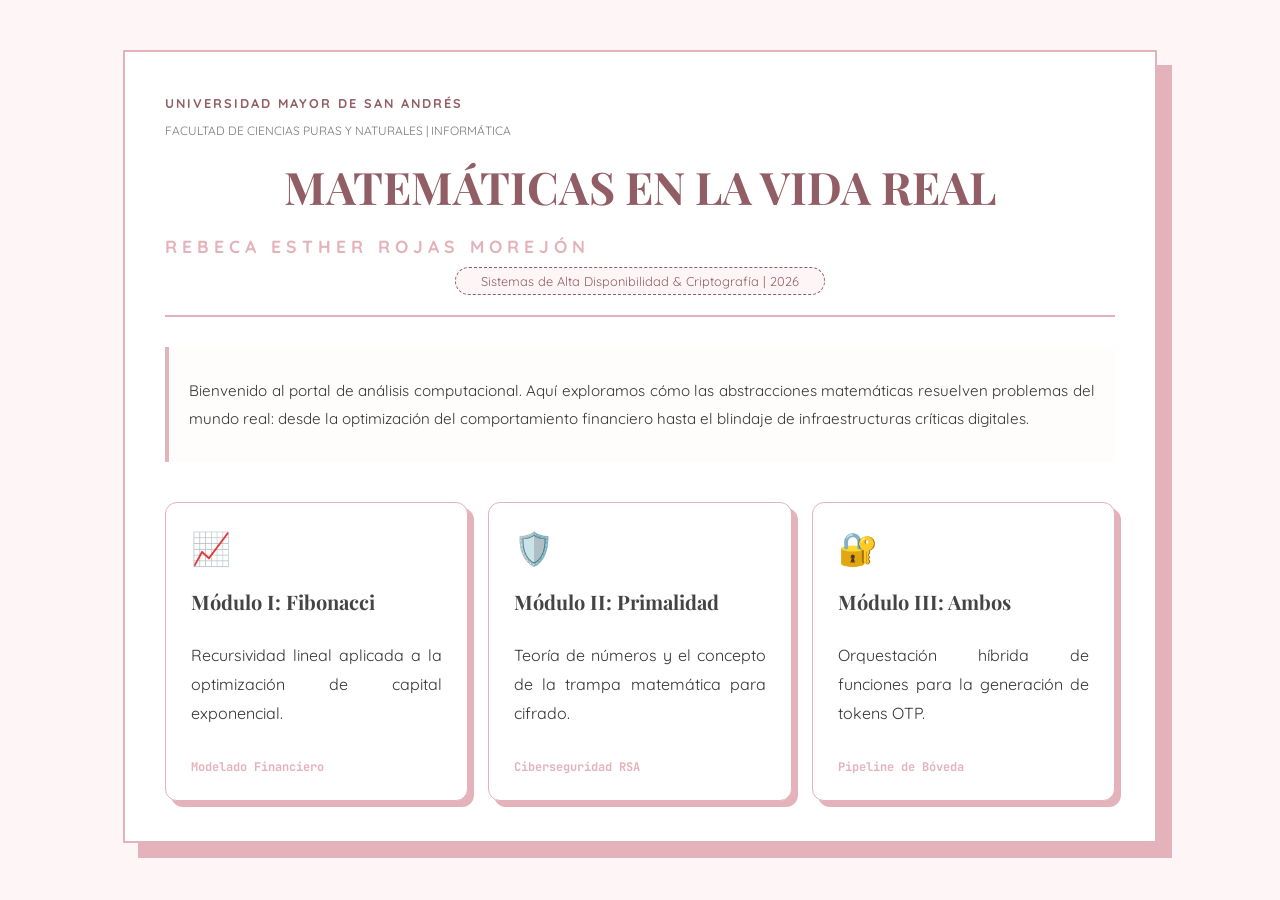
<file: index.html>
<!DOCTYPE html>
<html lang="es">
<head>
    <meta charset="UTF-8">
    <title>MATEMÁTICAS EN LA VIDA REAL</title>
    <link href="https://fonts.googleapis.com/css2?family=Playfair+Display:wght@700&family=Quicksand:wght@400;600&family=JetBrains+Mono:wght@400;700&display=swap" rel="stylesheet">
    <link rel="stylesheet" href="css/styles.css">
</head>
<body class="home-bg">
    <!-- MARCA DE AGUA EXCLUSIVA -->
    <div class="watermark">REBECA ROJAS</div>

    <div class="home-container">
        <header class="academic-header">
            <p class="univ">UNIVERSIDAD MAYOR DE SAN ANDRÉS</p>
            <p class="fac">FACULTAD DE CIENCIAS PURAS Y NATURALES | INFORMÁTICA</p>
            <h1>MATEMÁTICAS EN LA VIDA REAL</h1>
            <p class="author">REBECA ESTHER ROJAS MOREJÓN</p>
            <div class="badge-tech">Sistemas de Alta Disponibilidad & Criptografía | 2026</div>
        </header>

        <div class="intro-text-box">
            <p>Bienvenido al portal de análisis computacional. Aquí exploramos cómo las abstracciones matemáticas resuelven problemas del mundo real: desde la optimización del comportamiento financiero hasta el blindaje de infraestructuras críticas digitales.</p>
        </div>

        <nav class="main-menu">
            <a href="fibonacci.html" class="menu-card">
                <span class="card-icon">📈</span>
                <h2>Módulo I: Fibonacci</h2>
                <p>Recursividad lineal aplicada a la optimización de capital exponencial.</p>
                <div class="card-footer-tag">Modelado Financiero</div>
            </a>
            <a href="num-primos.html" class="menu-card">
                <span class="card-icon">🛡️</span>
                <h2>Módulo II: Primalidad</h2>
                <p>Teoría de números y el concepto de la trampa matemática para cifrado.</p>
                <div class="card-footer-tag">Ciberseguridad RSA</div>
            </a>
            <a href="ambos.html" class="menu-card">
                <span class="card-icon">🔐</span>
                <h2>Módulo III: Ambos</h2>
                <p>Orquestación híbrida de funciones para la generación de tokens OTP.</p>
                <div class="card-footer-tag">Pipeline de Bóveda</div>
            </a>
        </nav>
    </div>
</body>
</html>
</file>
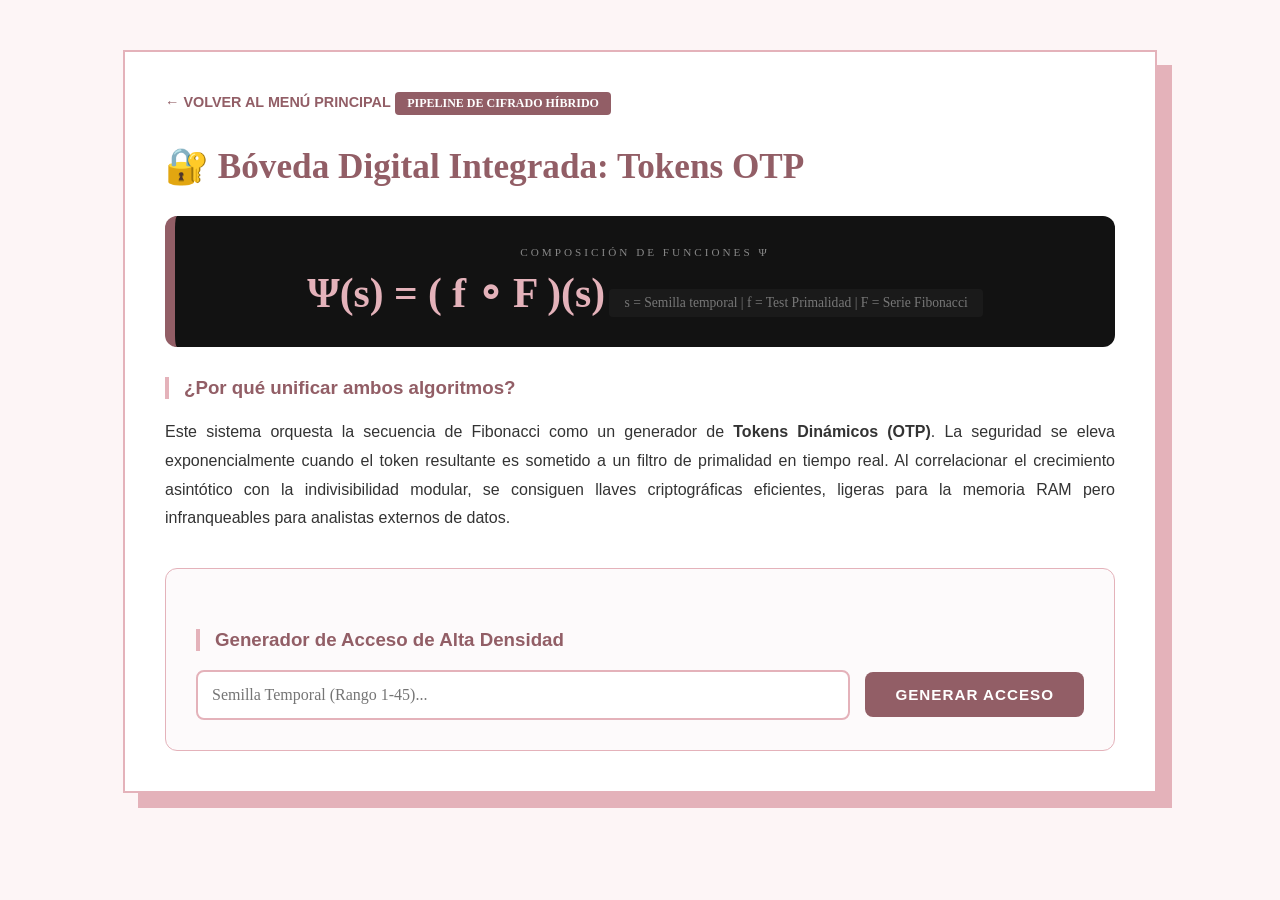
<file: ambos.html>
<!DOCTYPE html>
<html lang="es">
<head>
    <meta charset="UTF-8">
    <title>Módulo III: Ambos | Rebeca Rojas</title>
    <link rel="stylesheet" href="css/styles.css">
</head>
<body>
    <div class="watermark">REBECA ROJAS</div>
    <div class="content-wrapper">
        <a href="index.html" class="back-link">← VOLVER AL MENÚ PRINCIPAL</a>
        <span class="topic-label">PIPELINE DE CIFRADO HÍBRIDO</span>
        <h2>🔐 Bóveda Digital Integrada: Tokens OTP</h2>

        <div class="math-container">
            <div class="math-label">COMPOSICIÓN DE FUNCIONES Ψ</div>
            <span class="f-main">Ψ(s) = ( f ∘ F )(s)</span>
            <div class="math-sub-text">s = Semilla temporal | f = Test Primalidad | F = Serie Fibonacci</div>
        </div>

        <div class="theory-main">
            <h3>¿Por qué unificar ambos algoritmos?</h3>
            <p>Este sistema orquesta la secuencia de Fibonacci como un generador de <strong>Tokens Dinámicos (OTP)</strong>. La seguridad se eleva exponencialmente cuando el token resultante es sometido a un filtro de primalidad en tiempo real. Al correlacionar el crecimiento asintótico con la indivisibilidad modular, se consiguen llaves criptográficas eficientes, ligeras para la memoria RAM pero infranqueables para analistas externos de datos.</p>
        </div>

        <div class="exercise-panel">
            <h3>Generador de Acceso de Alta Densidad</h3>
            <div class="input-group">
                <input type="number" id="vaultInput" placeholder="Semilla Temporal (Rango 1-45)...">
                <button class="exec-btn" onclick="runVault()">GENERAR ACCESO</button>
            </div>
            <div id="vaultRes" class="analysis-box" style="display:none;"></div>
        </div>
    </div>
    <script src="js/script.js"></script>
</body>
</html>
</file>
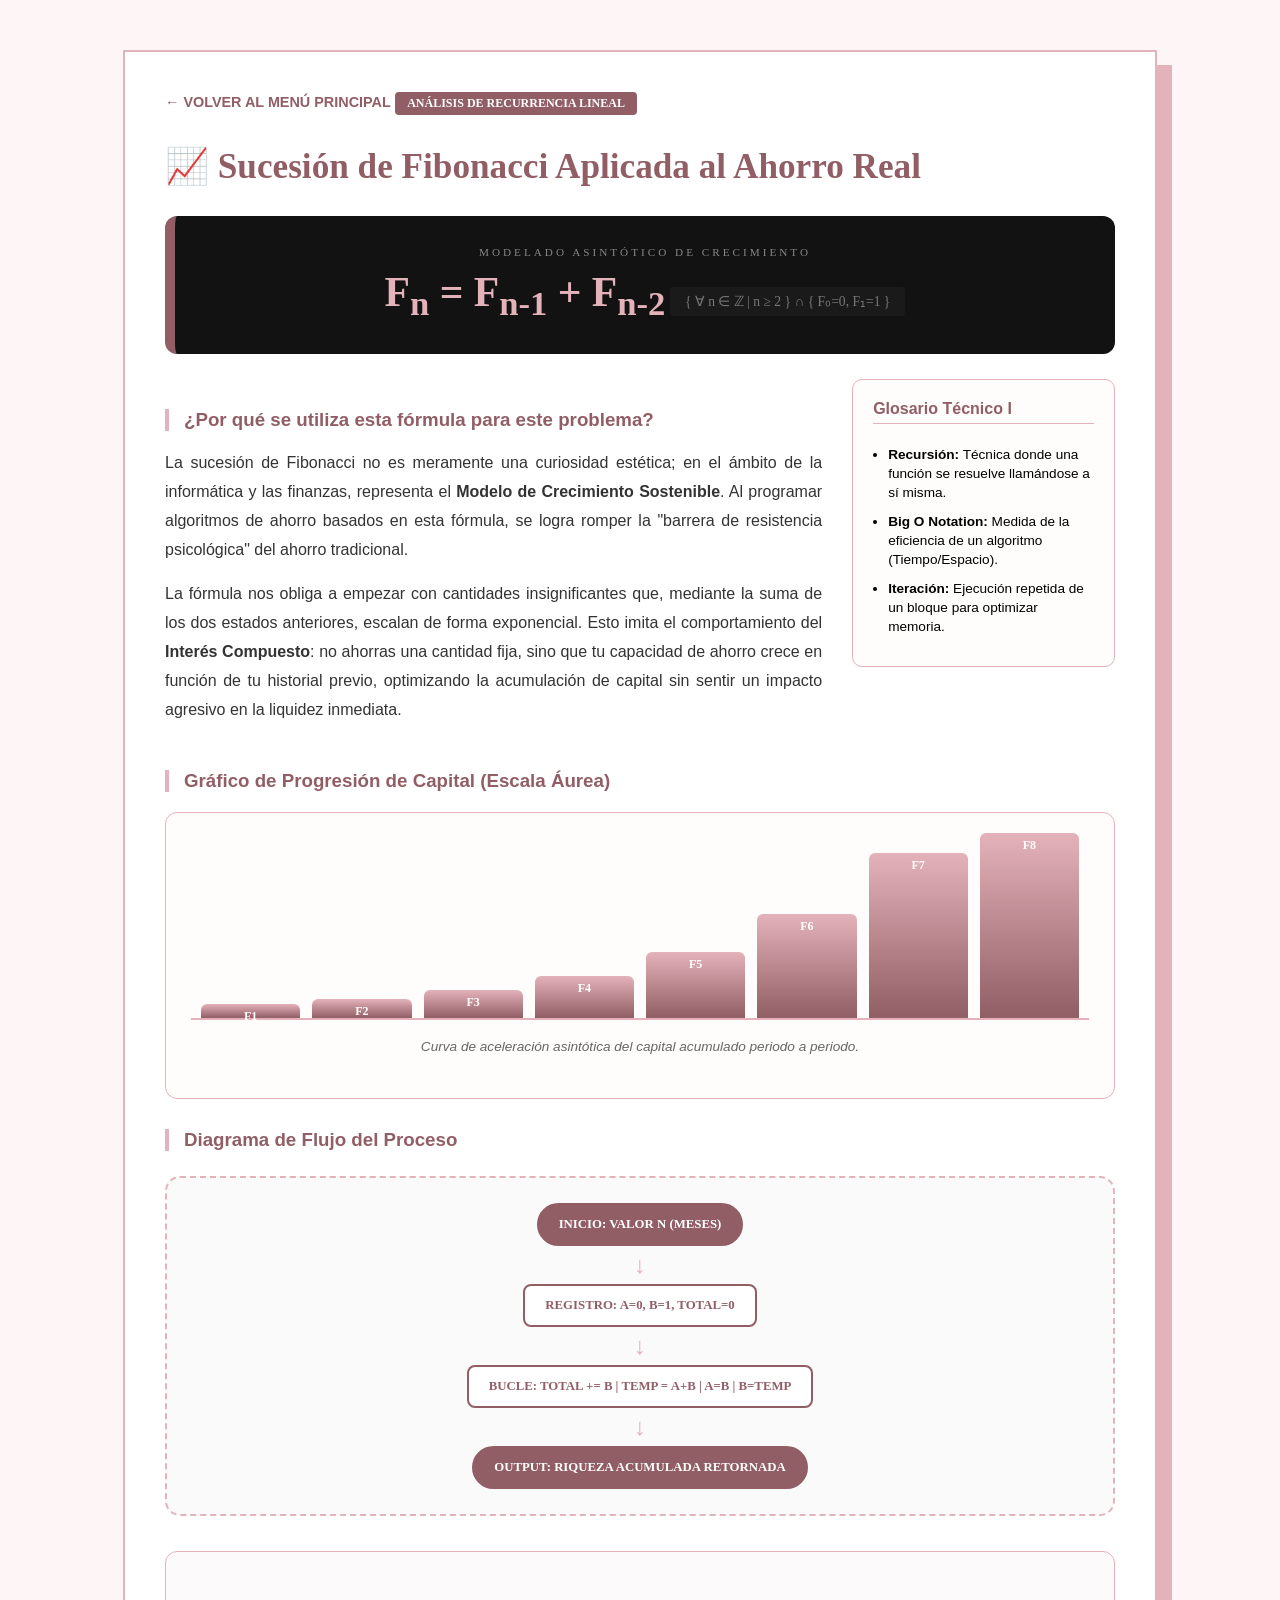
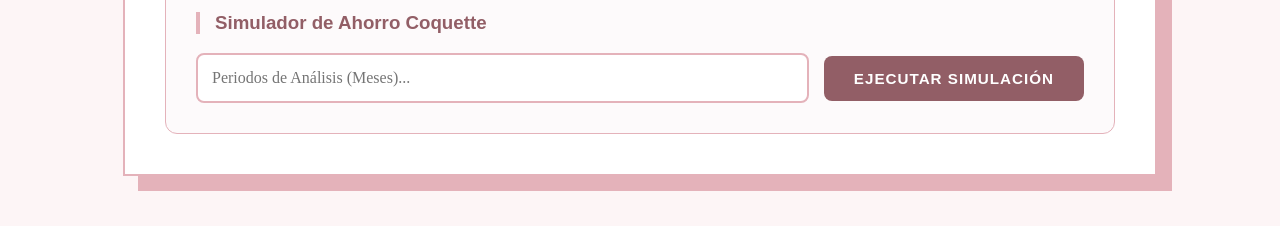
<file: fibonacci.html>
<!DOCTYPE html>
<html lang="es">
<head>
    <meta charset="UTF-8">
    <title>Módulo I: Fibonacci | Rebeca Rojas</title>
    <link rel="stylesheet" href="css/styles.css">
</head>
<body>
    <div class="watermark">REBECA ROJAS</div>
    <div class="content-wrapper">
        <a href="index.html" class="back-link">← VOLVER AL MENÚ PRINCIPAL</a>
        <span class="topic-label">ANÁLISIS DE RECURRENCIA LINEAL</span>
        <h2>📈 Sucesión de Fibonacci Aplicada al Ahorro Real</h2>

        <div class="math-container">
            <div class="math-label">MODELADO ASINTÓTICO DE CRECIMIENTO</div>
            <span class="f-main">F<sub>n</sub> = F<sub>n-1</sub> + F<sub>n-2</sub></span>
            <div class="math-sub-text">{ ∀ n ∈ ℤ | n ≥ 2 } ∩ { F₀=0, F₁=1 }</div>
        </div>

        <div class="theory-grid">
            <div class="theory-main">
                <h3>¿Por qué se utiliza esta fórmula para este problema?</h3>
                <p>La sucesión de Fibonacci no es meramente una curiosidad estética; en el ámbito de la informática y las finanzas, representa el <strong>Modelo de Crecimiento Sostenible</strong>. Al programar algoritmos de ahorro basados en esta fórmula, se logra romper la "barrera de resistencia psicológica" del ahorro tradicional.</p>
                <p>La fórmula nos obliga a empezar con cantidades insignificantes que, mediante la suma de los dos estados anteriores, escalan de forma exponencial. Esto imita el comportamiento del <strong>Interés Compuesto</strong>: no ahorras una cantidad fija, sino que tu capacidad de ahorro crece en función de tu historial previo, optimizando la acumulación de capital sin sentir un impacto agresivo en la liquidez inmediata.</p>
            </div>
            <aside class="glossary-box">
                <h4>Glosario Técnico I</h4>
                <ul>
                    <li><strong>Recursión:</strong> Técnica donde una función se resuelve llamándose a sí misma.</li>
                    <li><strong>Big O Notation:</strong> Medida de la eficiencia de un algoritmo (Tiempo/Espacio).</li>
                    <li><strong>Iteración:</strong> Ejecución repetida de un bloque para optimizar memoria.</li>
                </ul>
            </aside>
        </div>

        <h3>Gráfico de Progresión de Capital (Escala Áurea)</h3>
        <div class="chart-container">
            <div class="bar-chart">
                <div class="bar" style="height: 5%"><span class="bar-val">F1</span></div>
                <div class="bar" style="height: 8%"><span class="bar-val">F2</span></div>
                <div class="bar" style="height: 13%"><span class="bar-val">F3</span></div>
                <div class="bar" style="height: 21%"><span class="bar-val">F4</span></div>
                <div class="bar" style="height: 34%"><span class="bar-val">F5</span></div>
                <div class="bar" style="height: 55%"><span class="bar-val">F6</span></div>
                <div class="bar" style="height: 89%"><span class="bar-val">F7</span></div>
                <div class="bar" style="height: 100%"><span class="bar-val">F8</span></div>
            </div>
            <p class="chart-legend">Curva de aceleración asintótica del capital acumulado periodo a periodo.</p>
        </div>

        <h3>Diagrama de Flujo del Proceso</h3>
        <div class="flow-diagram">
            <div class="node step-start">INICIO: VALOR N (MESES)</div>
            <div class="arrow">↓</div>
            <div class="node step-proc">REGISTRO: A=0, B=1, TOTAL=0</div>
            <div class="arrow">↓</div>
            <div class="node step-loop">BUCLE: TOTAL += B | TEMP = A+B | A=B | B=TEMP</div>
            <div class="arrow">↓</div>
            <div class="node step-end">OUTPUT: RIQUEZA ACUMULADA RETORNADA</div>
        </div>

        <div class="exercise-panel">
            <h3>Simulador de Ahorro Coquette</h3>
            <div class="input-group">
                <input type="number" id="fiboInput" placeholder="Periodos de Análisis (Meses)...">
                <button class="exec-btn" onclick="runFibo()">EJECUTAR SIMULACIÓN</button>
            </div>
            <div id="fiboRes" class="analysis-box" style="display:none;"></div>
        </div>
    </div>
    <script src="js/script.js"></script>
</body>
</html>
</file>
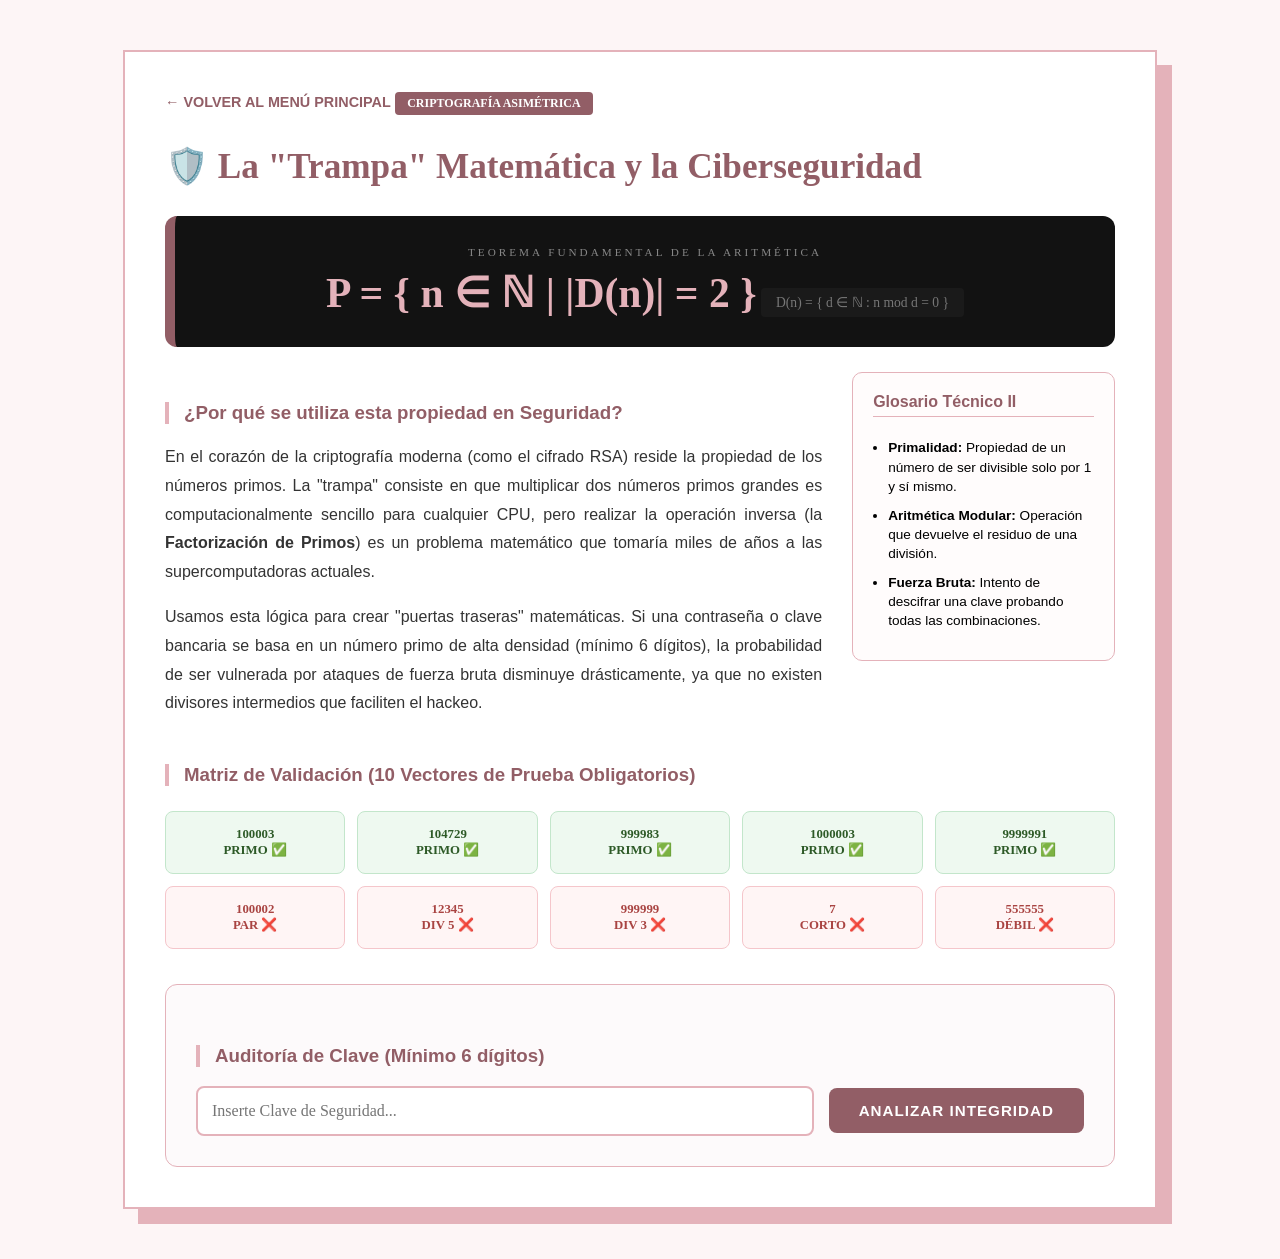
<file: num-primos.html>
<!DOCTYPE html>
<html lang="es">
<head>
    <meta charset="UTF-8">
    <title>Módulo II: Primalidad | Rebeca Rojas</title>
    <link rel="stylesheet" href="css/styles.css">
</head>
<body>
    <div class="watermark">REBECA ROJAS</div>
    <div class="content-wrapper">
        <a href="index.html" class="back-link">← VOLVER AL MENÚ PRINCIPAL</a>
        <span class="topic-label">CRIPTOGRAFÍA ASIMÉTRICA</span>
        <h2>🛡️ La "Trampa" Matemática y la Ciberseguridad</h2>

        <div class="math-container">
            <div class="math-label">TEOREMA FUNDAMENTAL DE LA ARITMÉTICA</div>
            <span class="f-main">P = { n ∈ ℕ | |D(n)| = 2 }</span>
            <div class="math-sub-text">D(n) = { d ∈ ℕ : n mod d = 0 }</div>
        </div>

        <div class="theory-grid">
            <div class="theory-main">
                <h3>¿Por qué se utiliza esta propiedad en Seguridad?</h3>
                <p>En el corazón de la criptografía moderna (como el cifrado RSA) reside la propiedad de los números primos. La "trampa" consiste en que multiplicar dos números primos grandes es computacionalmente sencillo para cualquier CPU, pero realizar la operación inversa (la <strong>Factorización de Primos</strong>) es un problema matemático que tomaría miles de años a las supercomputadoras actuales.</p>
                <p>Usamos esta lógica para crear "puertas traseras" matemáticas. Si una contraseña o clave bancaria se basa en un número primo de alta densidad (mínimo 6 dígitos), la probabilidad de ser vulnerada por ataques de fuerza bruta disminuye drásticamente, ya que no existen divisores intermedios que faciliten el hackeo.</p>
            </div>
            <aside class="glossary-box">
                <h4>Glosario Técnico II</h4>
                <ul>
                    <li><strong>Primalidad:</strong> Propiedad de un número de ser divisible solo por 1 y sí mismo.</li>
                    <li><strong>Aritmética Modular:</strong> Operación que devuelve el residuo de una división.</li>
                    <li><strong>Fuerza Bruta:</strong> Intento de descifrar una clave probando todas las combinaciones.</li>
                </ul>
            </aside>
        </div>

        <h3>Matriz de Validación (10 Vectores de Prueba Obligatorios)</h3>
        <div class="matrix-grid">
            <div class="m-item ok">100003<br>PRIMO ✅</div>
            <div class="m-item ok">104729<br>PRIMO ✅</div>
            <div class="m-item ok">999983<br>PRIMO ✅</div>
            <div class="m-item ok">1000003<br>PRIMO ✅</div>
            <div class="m-item ok">9999991<br>PRIMO ✅</div>
            <div class="m-item fail">100002<br>PAR ❌</div>
            <div class="m-item fail">12345<br>DIV 5 ❌</div>
            <div class="m-item fail">999999<br>DIV 3 ❌</div>
            <div class="m-item fail">7<br>CORTO ❌</div>
            <div class="m-item fail">555555<br>DÉBIL ❌</div>
        </div>

        <div class="exercise-panel">
            <h3>Auditoría de Clave (Mínimo 6 dígitos)</h3>
            <div class="input-group">
                <input type="number" id="primeInput" placeholder="Inserte Clave de Seguridad...">
                <button class="exec-btn" onclick="runPrime()">ANALIZAR INTEGRIDAD</button>
            </div>
            <div id="primeRes" class="analysis-box" style="display:none;"></div>
        </div>
    </div>
    <script src="js/script.js"></script>
</body>
</html>
</file>
<file: css/styles.css>
:root {
    --bg-color: #fdf5f6;
    --accent: #925e66;
    --soft-rose: #e4b2ba;
    --dark-math: #121212;
    --white: #ffffff;
}

body {
    background-color: var(--bg-color);
    font-family: 'Quicksand', sans-serif;
    margin: 0;
    padding: 20px;
}

/* MARCA DE AGUA VINTAGE EXCLUSIVA SOLICITADA */
.watermark {
    position: fixed;
    top: 50%;
    left: 50%;
    transform: translate(-50%, -50%) rotate(-30deg);
    font-size: 8rem;
    font-weight: 900;
    color: rgba(146, 94, 102, 0.04);
    pointer-events: none;
    z-index: -1;
    white-space: nowrap;
    font-family: 'JetBrains Mono', monospace;
}

/* ESTRUCTURAS PRINCIPALES */
.home-container,
.content-wrapper {
    max-width: 950px;
    margin: 30px auto;
    background: var(--white);
    padding: 40px;
    border: 2px solid var(--soft-rose);
    box-shadow: 15px 15px 0px var(--soft-rose);
    position: relative;
    z-index: 10;
}

/* CABECERAS ACADÉMICAS CUTE */
.academic-header {
    text-align: center;
    border-bottom: 2px double var(--soft-rose);
    margin-bottom: 30px;
    padding-bottom: 20px;
}

.univ {
    font-size: 0.8rem;
    font-weight: bold;
    color: var(--accent);
    letter-spacing: 2px;
    margin: 0;
}

.fac {
    font-size: 0.75rem;
    color: #777;
    margin: 5px 0;
}

h1 {
    font-family: 'Playfair Display', serif;
    font-size: 2.8rem;
    color: var(--accent);
    margin: 15px 0;
}

.author {
    font-size: 1.1rem;
    color: var(--soft-rose);
    letter-spacing: 5px;
    font-weight: bold;
    margin: 5px 0;
}

.badge-tech {
    display: inline-block;
    background: var(--bg-color);
    padding: 5px 25px;
    border-radius: 50px;
    font-size: 0.8rem;
    border: 1px dashed var(--accent);
    color: var(--accent);
}

.intro-text-box {
    background: #fffcfc;
    border-left: 4px solid var(--soft-rose);
    padding: 15px 20px;
    margin: 25px 0;
    text-align: justify;
    font-size: 0.95rem;
    line-height: 1.6;
}

/* MENÚ INTERACTIVO */
.main-menu {
    display: grid;
    grid-template-columns: repeat(3, 1fr);
    gap: 20px;
    margin-top: 40px;
}

.menu-card {
    background: white;
    padding: 25px;
    text-decoration: none;
    border-radius: 12px;
    border: 1px solid var(--soft-rose);
    box-shadow: 6px 6px 0 var(--soft-rose);
    transition: all 0.3s ease;
    color: #444;
    display: flex;
    flex-direction: column;
    justify-content: space-between;
}

.menu-card:hover {
    transform: translateY(-8px);
    background: var(--accent);
    color: white;
    border-color: var(--accent);
}

.card-icon {
    font-size: 2rem;
    margin-bottom: 10px;
}

.menu-card h2 {
    font-size: 1.25rem;
    margin: 10px 0;
    color: inherit;
}

.card-footer-tag {
    font-size: 0.75rem;
    font-family: 'JetBrains Mono';
    font-weight: bold;
    color: var(--soft-rose);
    margin-top: 15px;
}

.menu-card:hover .card-footer-tag {
    color: var(--bg-color);
}

/* CONTENIDO INTERNO */
.back-link {
    font-weight: bold;
    color: var(--accent);
    text-decoration: none;
    display: inline-block;
    margin-bottom: 25px;
    font-size: 0.9rem;
}

.back-link:hover {
    text-decoration: underline;
}

.topic-label {
    display: inline-block;
    background: var(--accent);
    color: white;
    padding: 4px 12px;
    font-size: 0.75rem;
    border-radius: 4px;
    font-family: 'JetBrains Mono';
    font-weight: bold;
}

h2 {
    font-family: 'Playfair Display', serif;
    color: var(--accent);
    font-size: 2.2rem;
    margin-top: 10px;
}

/* FÓRMULAS ESTILO CIENTÍFICO */
.math-container {
    background: var(--dark-math);
    padding: 30px;
    border-radius: 12px;
    text-align: center;
    margin: 25px 0;
    border-left: 10px solid var(--accent);
}

.math-label {
    color: #888;
    font-family: 'JetBrains Mono';
    font-size: 0.7rem;
    letter-spacing: 3px;
    display: block;
    margin-bottom: 10px;
}

.f-main {
    color: var(--soft-rose);
    font-size: 2.6rem;
    font-family: 'JetBrains Mono';
    font-weight: bold;
}

.math-sub-text {
    color: #777;
    background: #1a1a1a;
    padding: 6px 15px;
    border-radius: 4px;
    display: inline-block;
    margin-top: 15px;
    font-size: 0.85rem;
    font-family: 'JetBrains Mono';
}

/* DISPOSICIÓN DE TEXTO Y GLOSARIOS */
.theory-grid {
    display: grid;
    grid-template-columns: 2.5fr 1fr;
    gap: 30px;
    margin-bottom: 30px;
}

h3 {
    color: var(--accent);
    border-left: 4px solid var(--soft-rose);
    padding-left: 15px;
    margin-top: 30px;
}

p {
    line-height: 1.8;
    text-align: justify;
    color: #333;
}

.glossary-box {
    background: #fffcfc;
    padding: 20px;
    border-radius: 10px;
    border: 1px solid var(--soft-rose);
    height: fit-content;
}

.glossary-box h4 {
    margin-top: 0;
    color: var(--accent);
    border-bottom: 1px solid var(--soft-rose);
    padding-bottom: 5px;
}

.glossary-box ul {
    padding-left: 15px;
    font-size: 0.85rem;
    margin: 0;
}

.glossary-box li {
    margin-bottom: 10px;
    line-height: 1.4;
}

/* GRÁFICOS ESTADÍSTICOS */
.chart-container {
    background: #fffcfc;
    border: 1px solid var(--soft-rose);
    border-radius: 12px;
    padding: 25px;
    margin: 20px 0;
}

.bar-chart {
    display: flex;
    align-items: flex-end;
    gap: 12px;
    height: 180px;
    border-bottom: 2px solid var(--soft-rose);
    padding: 0 10px;
}

.bar {
    background: linear-gradient(to top, var(--accent), var(--soft-rose));
    width: 100%;
    border-radius: 6px 6px 0 0;
    display: flex;
    justify-content: center;
    align-items: flex-start;
    padding-top: 5px;
    transition: height 0.5s ease;
    position: relative;
}

.bar:hover {
    filter: brightness(0.9);
}

.bar-val {
    font-family: 'JetBrains Mono';
    font-size: 0.75rem;
    font-weight: bold;
    color: white;
}

.chart-legend {
    font-size: 0.85rem;
    text-align: center;
    color: #666;
    font-style: italic;
    margin-top: 15px;
}

/* DIAGRAMAS EN CSS */
.flow-diagram {
    display: flex;
    flex-direction: column;
    align-items: center;
    background: #fafafa;
    padding: 25px;
    border-radius: 15px;
    border: 2px dashed var(--soft-rose);
    margin: 25px 0;
}

.node {
    padding: 12px 20px;
    background: white;
    border: 2px solid var(--accent);
    border-radius: 8px;
    font-weight: bold;
    font-size: 0.8rem;
    color: var(--accent);
    font-family: 'JetBrains Mono';
    text-align: center;
}

.step-start,
.step-end {
    background: var(--accent);
    color: white;
    border-radius: 50px;
}

.arrow {
    color: var(--soft-rose);
    font-size: 1.5rem;
    margin: 5px 0;
    font-weight: bold;
}

/* MATRIZ DE VECTORES DE PRUEBA */
.matrix-grid {
    display: grid;
    grid-template-columns: repeat(5, 1fr);
    gap: 12px;
    margin: 25px 0;
}

.m-item {
    padding: 15px 5px;
    border-radius: 8px;
    text-align: center;
    font-size: 0.8rem;
    font-family: 'JetBrains Mono';
    font-weight: bold;
    border-width: 1px;
    border-style: solid;
}

.ok {
    background: #eef9f0;
    color: #2d5a27;
    border-color: #c3e6cb;
}

.fail {
    background: #fff5f5;
    color: #a94442;
    border-color: #f5c6cb;
}

/* PANEL DE CONTROL / INPUTS */
.exercise-panel {
    background: #fdfafb;
    padding: 30px;
    border-radius: 12px;
    border: 1px solid var(--soft-rose);
    margin-top: 35px;
}

.input-group {
    display: flex;
    gap: 15px;
    align-items: center;
}

input {
    padding: 14px;
    border: 2px solid var(--soft-rose);
    border-radius: 8px;
    flex: 1;
    font-family: 'JetBrains Mono';
    font-size: 1rem;
    color: var(--accent);
    background: white;
}

input:focus {
    outline: none;
    border-color: var(--accent);
}

.exec-btn {
    padding: 14px 30px;
    background: var(--accent);
    color: white;
    border: none;
    border-radius: 8px;
    cursor: pointer;
    font-weight: bold;
    font-size: 0.95rem;
    letter-spacing: 1px;
    transition: 0.2s;
}

.exec-btn:hover {
    background: #784a51;
}

/* CAJA DE RESULTADOS ANÁLISIS */
.analysis-box {
    margin-top: 25px;
    padding: 25px;
    border: 2px solid var(--accent);
    border-radius: 12px;
    text-align: center;
    background: white;
    font-size: 1.6rem;
    font-weight: bold;
    color: var(--accent);
    font-family: 'JetBrains Mono';
    animation: slideIn 0.3s ease-out;
}

@keyframes slideIn {
    from {
        opacity: 0;
        transform: translateY(10px);
    }

    to {
        opacity: 1;
        transform: translateY(0);
    }
}

/* ETIQUETAS DE PORCENTAJES Y ESTADÍSTICAS */
.stat-badge-container {
    display: flex;
    justify-content: center;
    gap: 10px;
    margin-top: 15px;
    flex-wrap: wrap;
}

.stat-badge-pink {
    background-color: #fff0f2;
    color: var(--accent);
    border: 1px solid var(--soft-rose);
    padding: 6px 14px;
    border-radius: 20px;
    font-size: 0.8rem;
    font-family: 'JetBrains Mono', monospace;
    font-weight: bold;
}

.stat-badge-green {
    background-color: #edfdf1;
    color: #1e6b2c;
    border: 1px solid #c3edd0;
    padding: 6px 14px;
    border-radius: 20px;
    font-size: 0.8rem;
    font-family: 'JetBrains Mono', monospace;
    font-weight: bold;
}

.stat-badge-red {
    background-color: #fff2f2;
    color: #a94442;
    border: 1px solid #f5c6cb;
    padding: 6px 14px;
    border-radius: 20px;
    font-size: 0.8rem;
    font-family: 'JetBrains Mono', monospace;
    font-weight: bold;
}
</file>
